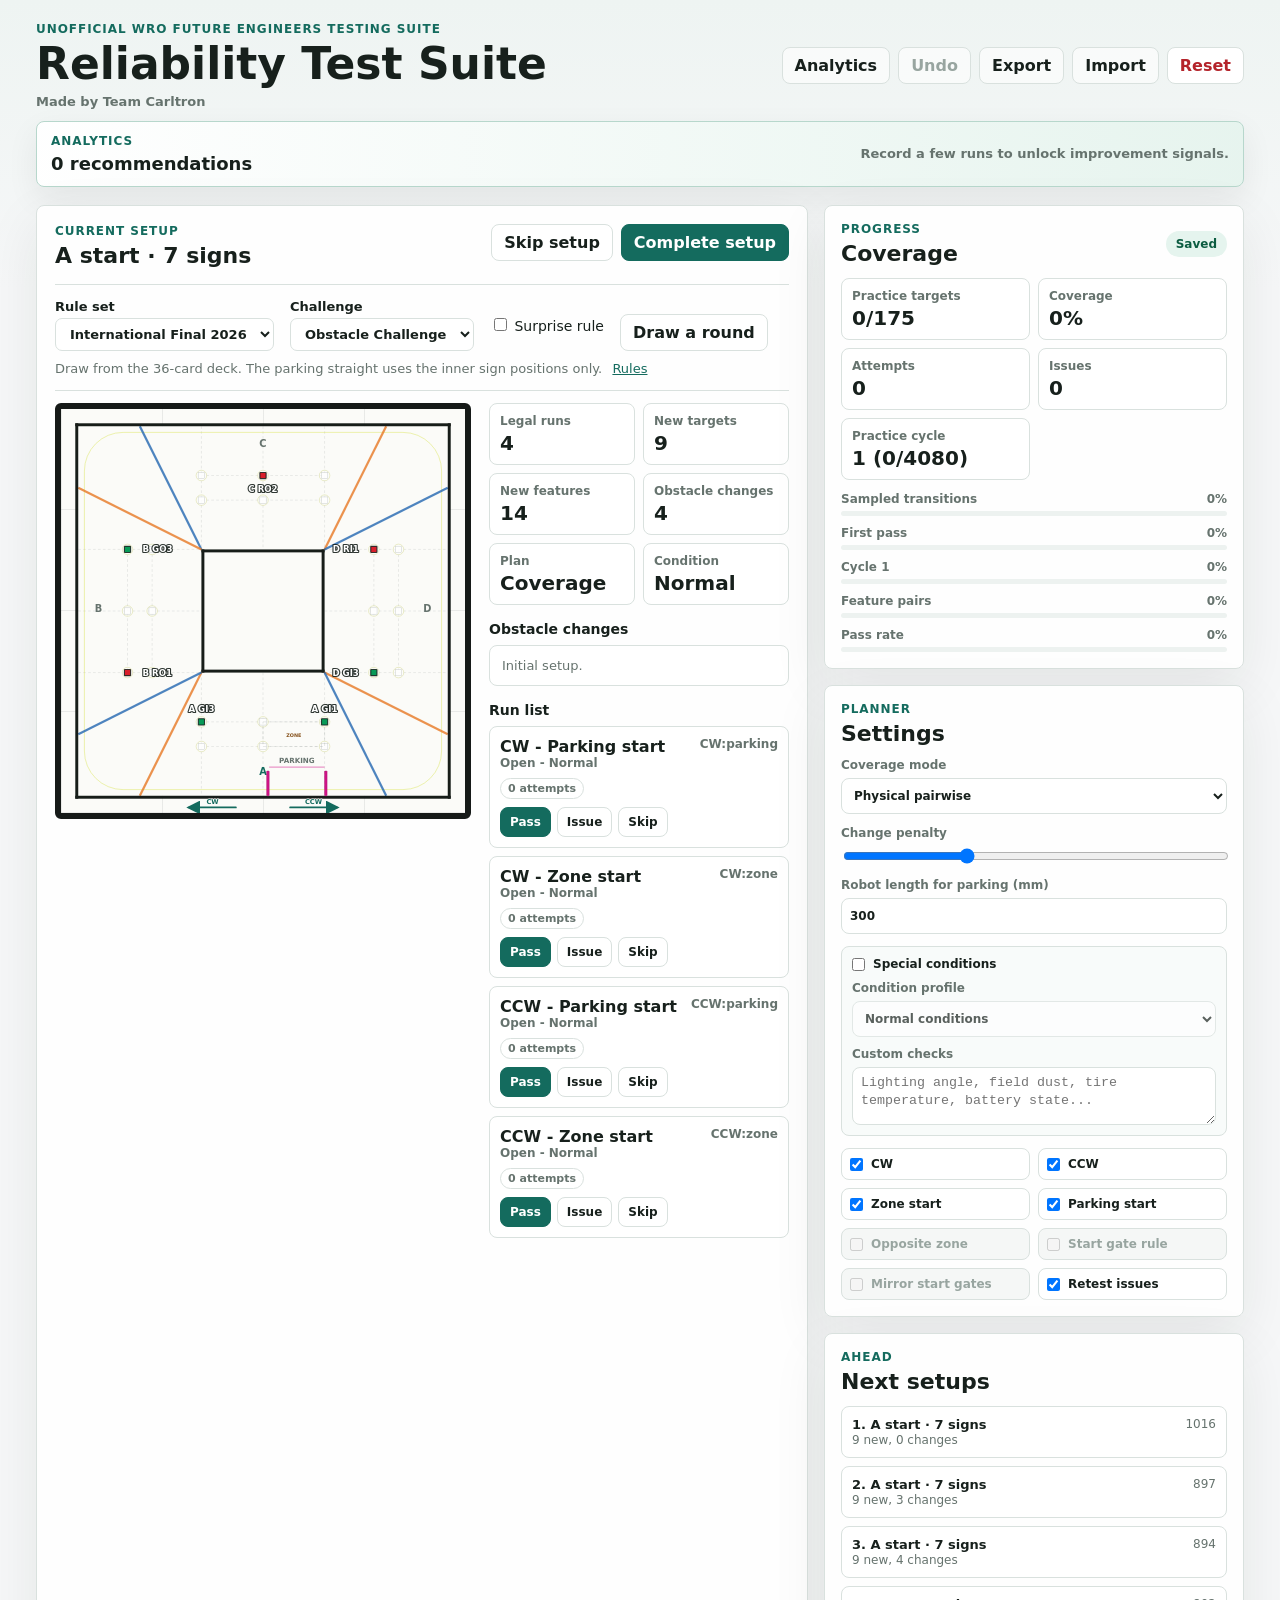
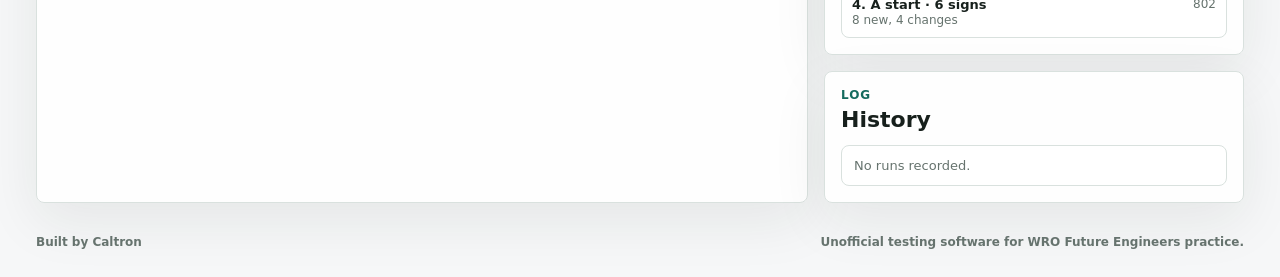
<file: index.html>
<!doctype html>
<html lang="en">
  <head>
    <meta charset="utf-8">
    <meta name="viewport" content="width=device-width, initial-scale=1">
    <title>WRO FE Reliability Test Suite</title>
    <link rel="stylesheet" href="styles.css?v=1.1.0">
  </head>
  <body>
    <header class="app-header">
      <div>
        <p class="eyebrow">Unofficial WRO Future Engineers testing suite</p>
        <h1>Reliability Test Suite</h1>
        <p class="brand-line">Made by Team Carltron</p>
      </div>
      <div class="header-actions">
        <a class="button ghost" href="analytics.html">Analytics</a>
        <button id="undoBtn" class="button ghost" type="button">Undo</button>
        <button id="exportBtn" class="button ghost" type="button">Export</button>
        <label class="button ghost file-button">
          Import
          <input id="importInput" type="file" accept="application/json">
        </label>
        <button id="resetBtn" class="button danger" type="button">Reset</button>
      </div>
    </header>

    <a id="analyticsBanner" class="analytics-banner" href="analytics.html">
      <div>
        <p class="eyebrow">Analytics</p>
        <strong id="recommendationCount">0 recommendations</strong>
      </div>
      <span id="recommendationSummary">Record a few runs to unlock improvement signals.</span>
    </a>

    <main class="app-shell">
      <section class="panel planner-panel" aria-label="Current setup">
        <div class="panel-head">
          <div>
            <p class="eyebrow">Current setup</p>
            <h2 id="layoutTitle">No setup selected</h2>
          </div>
        <div class="setup-actions">
            <button id="nextBtn" class="button" type="button">Skip setup</button>
            <button id="completeBtn" class="button primary" type="button">Complete setup</button>
        </div>
        </div>

        <div class="rule-controls" aria-label="Competition rules">
          <label>Rule set
            <select id="ruleset">
              <option value="international">International Final 2026</option>
              <option value="german">German 2026 practice</option>
            </select>
          </label>
          <label>Challenge
            <select id="raceMode">
              <option value="obstacle">Obstacle Challenge</option>
              <option value="free">Open Challenge</option>
            </select>
          </label>
          <label class="rule-toggle"><input id="surpriseRule" type="checkbox"> Surprise rule</label>
          <button id="drawBtn" class="button" type="button">Draw a round</button>
          <p class="rule-note"><span id="ruleNote"></span> <a id="ruleSource" target="_blank" rel="noopener">Rules</a></p>
        </div>
        <div class="setup-grid">
          <div class="field-wrap">
            <div id="field" class="field" aria-label="Field layout"></div>
          </div>

          <div class="setup-side">
            <div id="layoutMeta" class="metric-grid"></div>
            <div>
              <h3 id="changeTitle">Obstacle changes</h3>
              <div id="changeList" class="change-list"></div>
            </div>
            <div>
              <h3>Run list</h3>
              <div id="runList" class="run-list"></div>
            </div>
          </div>
        </div>
      </section>

      <aside class="side-stack">
        <section class="panel" aria-label="Coverage">
          <div class="panel-head compact">
            <div>
              <p class="eyebrow">Progress</p>
              <h2>Coverage</h2>
            </div>
            <span id="storageStatus" class="status-pill">Saved</span>
          </div>
          <div id="coverageCards" class="coverage-cards"></div>
          <div id="bars" class="bar-stack"></div>
        </section>

        <section class="panel" aria-label="Settings">
          <div class="panel-head compact">
            <div>
              <p class="eyebrow">Planner</p>
              <h2>Settings</h2>
            </div>
          </div>
          <form id="settingsForm" class="settings-form">
            <label>
              Coverage mode
              <select id="coverageMode">
                <option value="physical">Physical pairwise</option>
                <option value="directed">Directed strict</option>
              </select>
            </label>
            <label>
              Change penalty
              <input id="changePenalty" type="range" min="0" max="8" step="0.5">
            </label>
            <label>
              Robot length for parking (mm)
              <input id="parkingRobotLength" type="number" min="100" max="300" step="5" inputmode="numeric">
            </label>
            <div class="condition-box">
              <label class="condition-toggle"><input id="specialConditions" type="checkbox"> Special conditions</label>
              <label>
                Condition profile
                <select id="conditionProfile">
                  <option value="normal">Normal conditions</option>
                  <optgroup label="Lighting">
                    <option value="low-light">Low light</option>
                    <option value="bright-light">Bright light</option>
                    <option value="mixed-light">Mixed light</option>
                  </optgroup>
                  <optgroup label="Temperature">
                    <option value="cold-field">Cold field</option>
                    <option value="warm-field">Warm field</option>
                  </optgroup>
                  <optgroup label="Other">
                    <option value="low-battery">Low battery</option>
                    <option value="custom">Custom condition</option>
                  </optgroup>
                </select>
              </label>
              <label>
                Custom checks
                <textarea id="conditionChecks" rows="2" placeholder="Lighting angle, field dust, tire temperature, battery state..."></textarea>
              </label>
            </div>
            <div class="check-grid">
              <label><input id="includeCW" type="checkbox"> CW</label>
              <label><input id="includeCCW" type="checkbox"> CCW</label>
              <label><input id="includeZoneStart" type="checkbox"> Zone start</label>
              <label><input id="includeParkingStart" type="checkbox"> Parking start</label>
              <label><input id="includeOppositeZone" type="checkbox"> Opposite zone</label>
              <label><input id="strictStartGateRule" type="checkbox"> Start gate rule</label>
              <label><input id="mirrorStartGateRule" type="checkbox"> Mirror start gates</label>
              <label><input id="retestFailedTransitions" type="checkbox"> Retest issues</label>
            </div>
          </form>
        </section>

        <section class="panel" aria-label="Preview deck">
          <div class="panel-head compact">
            <div>
              <p class="eyebrow">Ahead</p>
              <h2>Next setups</h2>
            </div>
          </div>
          <div id="previewDeck" class="preview-list"></div>
        </section>

        <section class="panel" aria-label="History">
          <div class="panel-head compact">
            <div>
              <p class="eyebrow">Log</p>
              <h2>History</h2>
            </div>
          </div>
          <div id="historyList" class="history-list"></div>
        </section>
      </aside>
    </main>

    <footer class="app-footer">
      <span>Built by Caltron</span>
      <span>Unofficial testing software for WRO Future Engineers practice.</span>
    </footer>

    <template id="fieldTemplate">
      <div class="track-label label-a">A Start-Finish</div>
      <div class="track-label label-b">B</div>
      <div class="track-label label-c">C</div>
      <div class="track-label label-d">D</div>
      <div class="outer-line"></div>
      <div class="inner-block"></div>
      <div class="parking">
        <span></span>
        <span></span>
      </div>
      <div class="gate-lines top-lines"></div>
      <div class="gate-lines right-lines"></div>
      <div class="gate-lines bottom-lines"></div>
      <div class="gate-lines left-lines"></div>
    </template>

    <script src="international.js?v=1.1.0"></script>
    <script src="engine.js?v=1.1.0"></script>
    <script src="app.js?v=1.1.0"></script>
  </body>
</html>
</file>
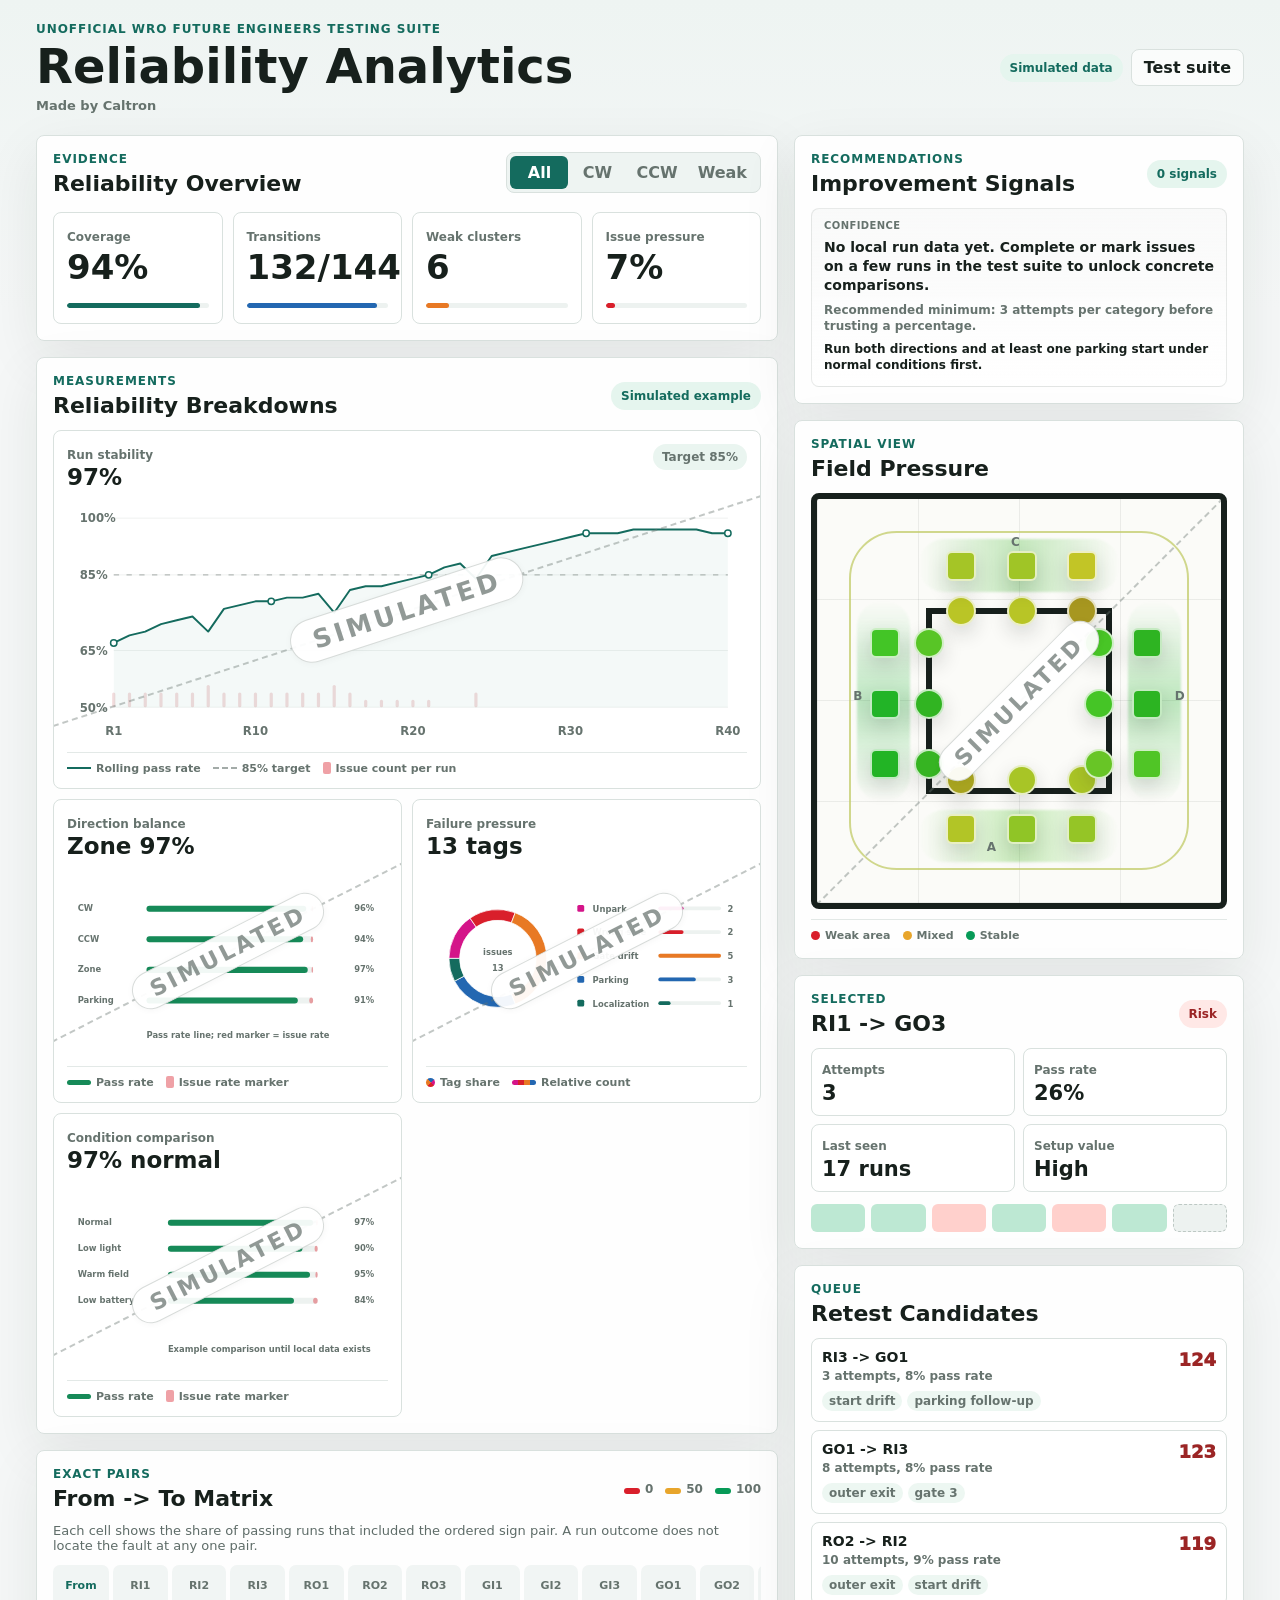
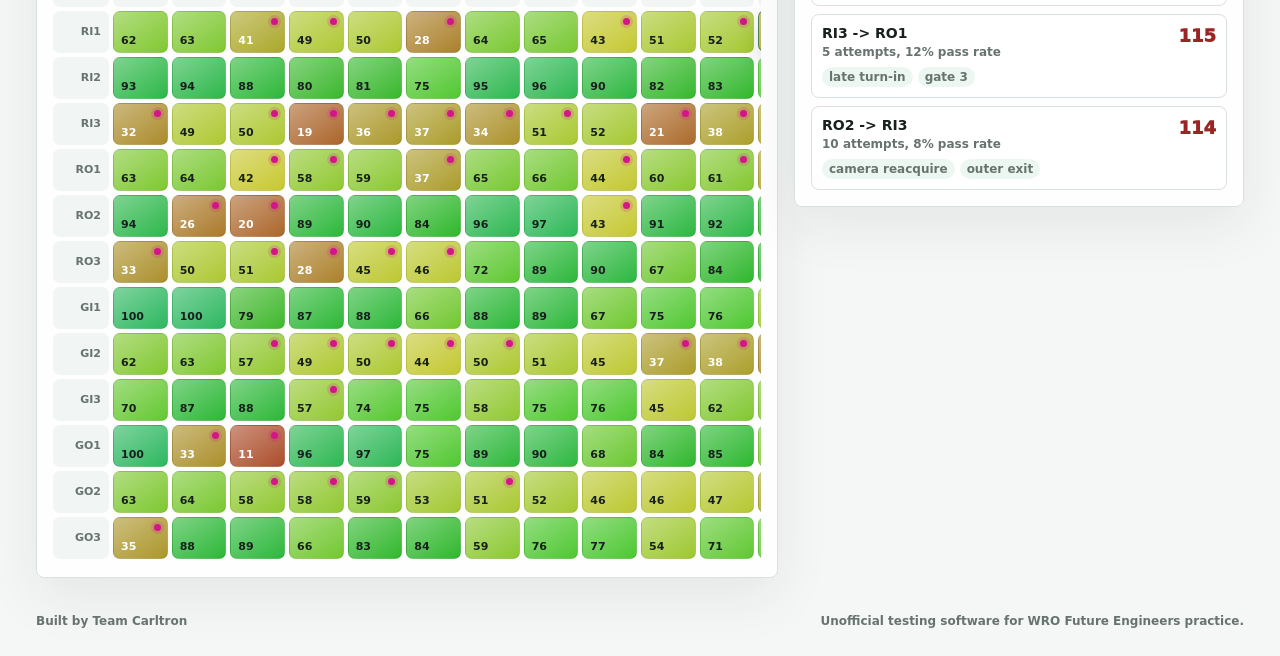
<file: analytics.html>
<!doctype html>
<html lang="en">
  <head>
    <meta charset="utf-8">
    <meta name="viewport" content="width=device-width, initial-scale=1">
    <title>WRO FE Reliability Analytics</title>
    <link rel="stylesheet" href="heatmap-concept.css?v=1.1.0">
  </head>
  <body>
    <header class="app-header">
      <div>
        <p class="eyebrow">Unofficial WRO Future Engineers testing suite</p>
        <h1>Reliability Analytics</h1>
        <p class="brand-line">Made by Caltron</p>
      </div>
      <div class="header-actions">
        <span id="dataModePill" class="status-pill">Simulated data</span>
        <a class="button ghost" href="index.html">Test suite</a>
      </div>
    </header>

    <main class="heatmap-shell">
      <div class="main-stack">
        <section class="panel hero-panel" aria-label="Coverage overview">
          <div class="panel-head">
            <div>
              <p class="eyebrow">Evidence</p>
              <h2>Reliability Overview</h2>
            </div>
            <div class="segmented" role="group" aria-label="Direction filter">
              <button class="segment active" type="button" data-direction="all">All</button>
              <button class="segment" type="button" data-direction="cw">CW</button>
              <button class="segment" type="button" data-direction="ccw">CCW</button>
              <button class="segment" type="button" data-direction="weak">Weak</button>
            </div>
          </div>

          <div class="overview-grid">
            <article class="score-card">
              <span>Coverage</span>
              <strong id="coverageScore">72%</strong>
              <div class="meter"><span style="width:72%"></span></div>
            </article>
            <article class="score-card">
              <span>Transitions</span>
              <strong id="transitionCount">251/348</strong>
              <div class="meter blue"><span style="width:72%"></span></div>
            </article>
            <article class="score-card warning">
              <span>Weak clusters</span>
              <strong id="weakCount">9</strong>
              <div class="meter amber"><span style="width:42%"></span></div>
            </article>
            <article class="score-card danger">
              <span>Issue pressure</span>
              <strong id="issuePressure">14%</strong>
              <div class="meter red"><span style="width:14%"></span></div>
            </article>
          </div>
        </section>

        <section class="panel graph-panel" aria-label="Reliability graphs">
          <div class="panel-head compact">
            <div>
              <p class="eyebrow">Measurements</p>
              <h2>Reliability Breakdowns</h2>
            </div>
            <span id="graphWindowPill" class="status-pill">Simulated example</span>
          </div>
          <div class="chart-grid">
            <article class="chart-card stability-card">
              <div class="chart-head">
                <div>
                  <span>Run stability</span>
                  <strong id="stabilityScore">82%</strong>
                </div>
                <span class="chart-chip">Target 85%</span>
              </div>
              <svg id="stabilityChart" class="chart-svg large" viewBox="0 0 640 230" role="img" aria-label="Simulated pass-rate stability over recent runs"></svg>
              <div class="simulated-stamp" aria-hidden="true"><span>SIMULATED</span></div>
              <div class="chart-legend" aria-label="Run stability legend">
                <span><i class="legend-line pass"></i>Rolling pass rate</span>
                <span><i class="legend-line target"></i>85% target</span>
                <span><i class="legend-bar issue"></i>Issue count per run</span>
              </div>
            </article>
            <article class="chart-card">
              <div class="chart-head">
                <div>
                  <span>Direction balance</span>
                  <strong id="directionScore">CW + CCW</strong>
                </div>
              </div>
              <svg id="directionChart" class="chart-svg" viewBox="0 0 420 220" role="img" aria-label="Simulated direction and start-mode stability"></svg>
              <div class="simulated-stamp" aria-hidden="true"><span>SIMULATED</span></div>
              <div class="chart-legend" aria-label="Direction chart legend">
                <span><i class="legend-bar pass"></i>Pass rate</span>
                <span><i class="legend-bar issue"></i>Issue rate marker</span>
              </div>
            </article>
            <article class="chart-card">
              <div class="chart-head">
                <div>
                  <span>Failure pressure</span>
                  <strong id="issueScore">Tag mix</strong>
                </div>
              </div>
              <svg id="issueChart" class="chart-svg" viewBox="0 0 420 220" role="img" aria-label="Simulated failure-tag breakdown"></svg>
              <div class="simulated-stamp" aria-hidden="true"><span>SIMULATED</span></div>
              <div class="chart-legend" aria-label="Failure chart legend">
                <span><i class="legend-dot mixed"></i>Tag share</span>
                <span><i class="legend-bar mixed"></i>Relative count</span>
              </div>
            </article>
            <article class="chart-card">
              <div class="chart-head">
                <div>
                  <span>Condition comparison</span>
                  <strong id="conditionScore">Normal baseline</strong>
                </div>
              </div>
              <svg id="conditionChart" class="chart-svg" viewBox="0 0 420 220" role="img" aria-label="Normal and special condition pass-rate comparison"></svg>
              <div class="simulated-stamp" aria-hidden="true"><span>SIMULATED</span></div>
              <div class="chart-legend" aria-label="Condition chart legend">
                <span><i class="legend-bar pass"></i>Pass rate</span>
                <span><i class="legend-bar issue"></i>Issue rate marker</span>
              </div>
            </article>
          </div>
        </section>

        <section class="panel matrix-panel" aria-label="Transition matrix">
          <div class="panel-head compact">
            <div>
              <p class="eyebrow">Exact pairs</p>
              <h2>From -> To Matrix</h2>
            </div>
            <div class="legend">
              <span><i class="low"></i>0</span>
              <span><i class="mid"></i>50</span>
              <span><i class="high"></i>100</span>
            </div>
          </div>
          <p class="matrix-note">Each cell shows the share of passing runs that included the ordered sign pair. A run outcome does not locate the fault at any one pair.</p>
          <div id="transitionMatrix" class="matrix-wrap"></div>
        </section>
      </div>

      <aside class="side-stack">
        <section class="panel insights-panel" aria-label="Improvement recommendations">
          <div class="panel-head compact">
            <div>
              <p class="eyebrow">Recommendations</p>
              <h2>Improvement Signals</h2>
            </div>
            <span id="insightCount" class="status-pill">0 active</span>
          </div>
          <div id="insightList" class="insight-list"></div>
        </section>

        <section class="panel field-panel" aria-label="Field coverage map">
          <div class="panel-head compact">
            <div>
              <p class="eyebrow">Spatial view</p>
              <h2>Field Pressure</h2>
            </div>
          </div>
          <div id="fieldMap" class="field-map" aria-label="Simulated field heatmap"></div>
          <div class="chart-legend field-legend" aria-label="Field pressure legend">
            <span><i class="legend-dot low"></i>Weak area</span>
            <span><i class="legend-dot mid"></i>Mixed</span>
            <span><i class="legend-dot high"></i>Stable</span>
          </div>
        </section>

        <section class="panel selected-panel" aria-label="Selected transition">
          <div class="panel-head compact">
            <div>
              <p class="eyebrow">Selected</p>
              <h2 id="selectedTitle">RI1 -> GO3</h2>
            </div>
            <span id="selectedBadge" class="status-pill issue">Risk</span>
          </div>
          <div class="selected-grid">
            <div><span>Attempts</span><strong id="selectedAttempts">7</strong></div>
            <div><span>Pass rate</span><strong id="selectedPassRate">57%</strong></div>
            <div><span>Last seen</span><strong id="selectedLastSeen">2 runs</strong></div>
            <div><span>Setup value</span><strong id="selectedValue">High</strong></div>
          </div>
          <div class="sparkline" aria-hidden="true">
            <span class="pass"></span><span class="pass"></span><span class="issue"></span><span class="pass"></span><span class="issue"></span><span class="pass"></span><span class="open"></span>
          </div>
        </section>

        <section class="panel weak-panel" aria-label="Weak cases">
          <div class="panel-head compact">
            <div>
              <p class="eyebrow">Queue</p>
              <h2>Retest Candidates</h2>
            </div>
          </div>
          <div id="weakList" class="weak-list"></div>
        </section>
      </aside>
    </main>

    <footer class="app-footer">
      <span>Built by Team Carltron</span>
      <span>Unofficial testing software for WRO Future Engineers practice.</span>
    </footer>

    <script src="international.js?v=1.1.0"></script>
    <script src="engine.js?v=1.1.0"></script>
    <script src="heatmap-concept.js?v=1.1.0"></script>
  </body>
</html>
</file>
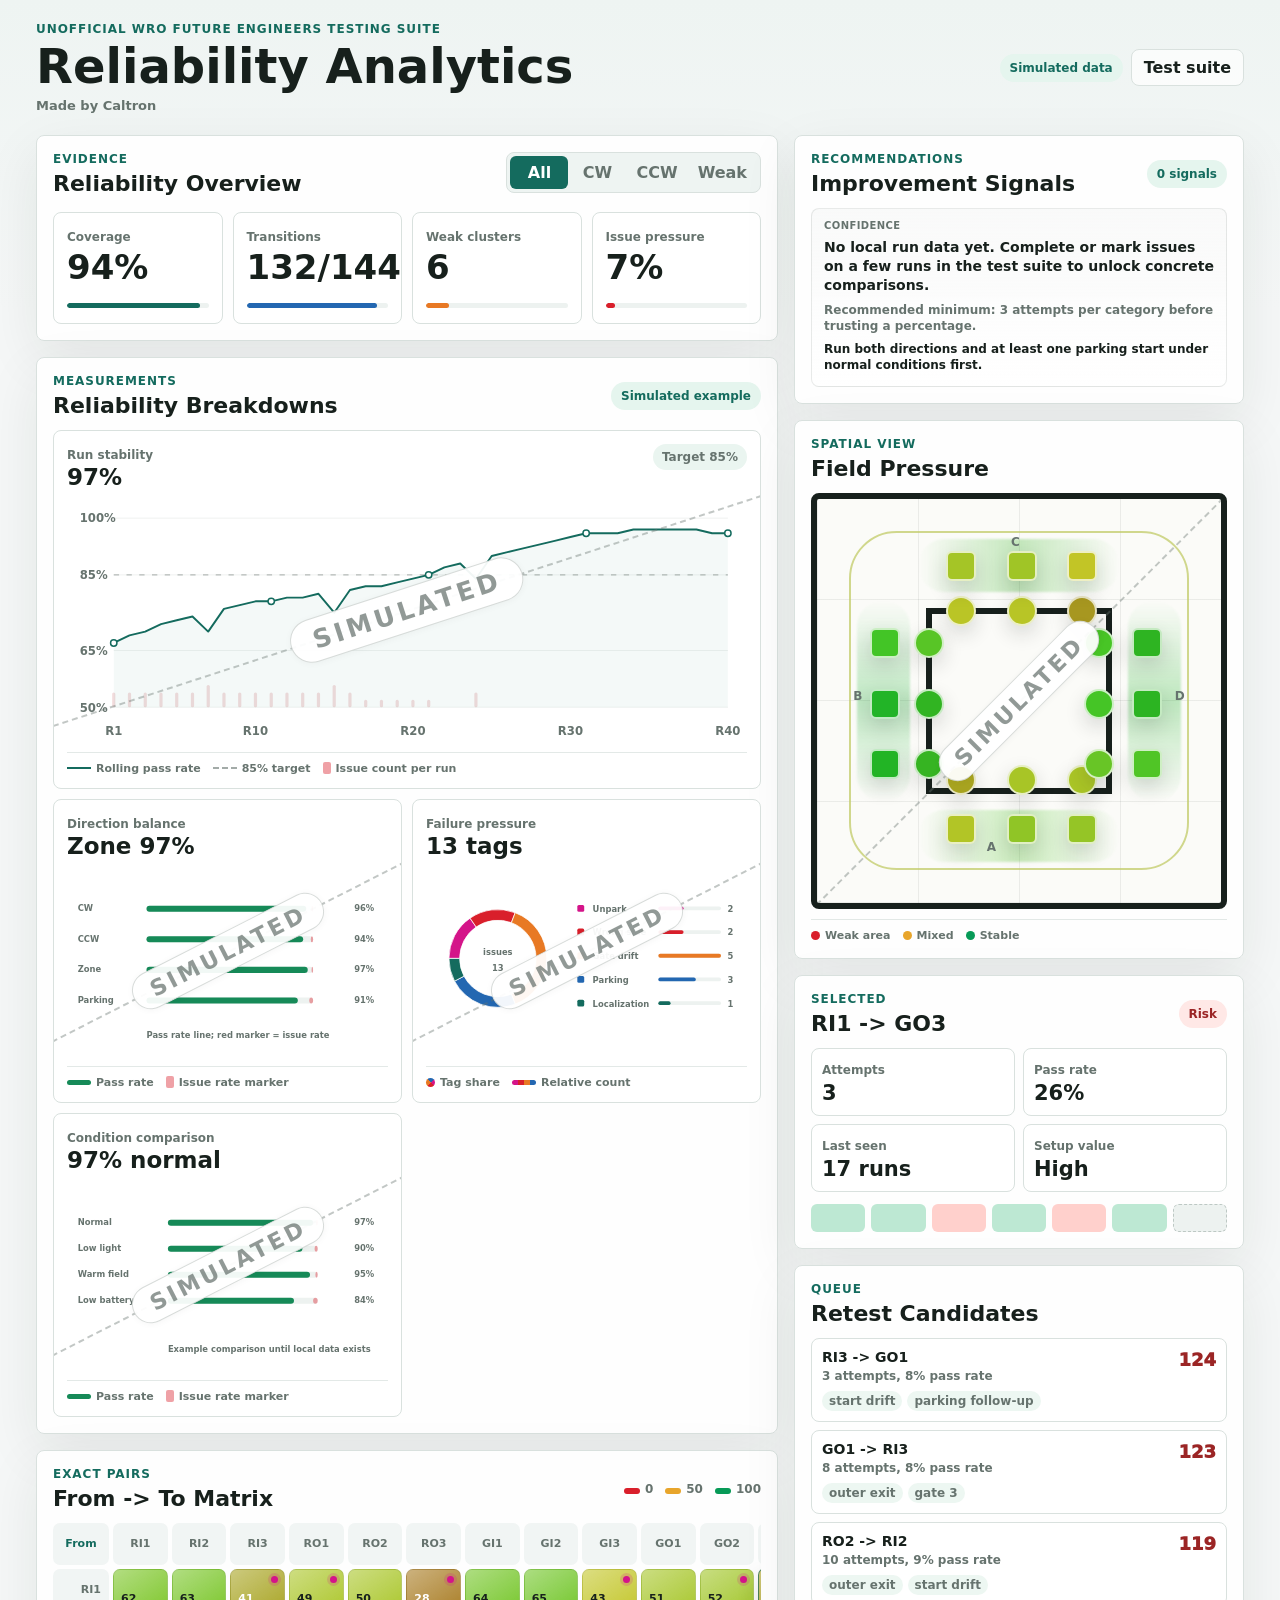
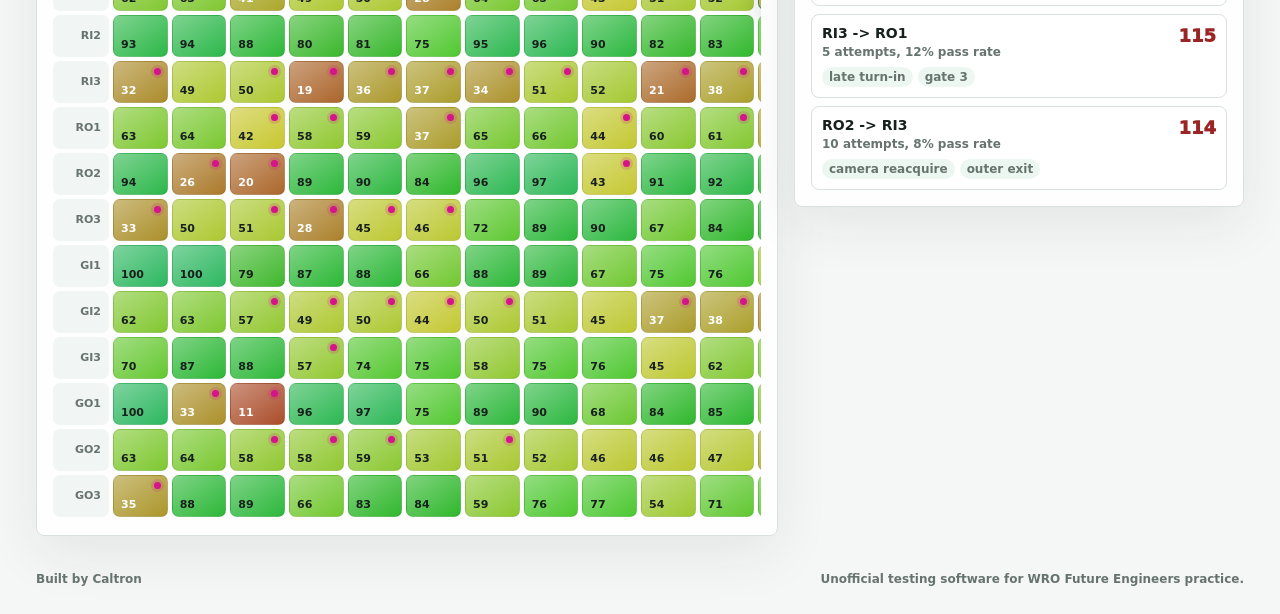
<file: heatmap-concept.html>
<!doctype html>
<html lang="en">
  <head>
    <meta charset="utf-8">
    <meta name="viewport" content="width=device-width, initial-scale=1">
    <title>WRO FE Reliability Analytics</title>
    <link rel="stylesheet" href="heatmap-concept.css?v=1.1.0">
  </head>
  <body>
    <header class="app-header">
      <div>
        <p class="eyebrow">Unofficial WRO Future Engineers testing suite</p>
        <h1>Reliability Analytics</h1>
        <p class="brand-line">Made by Caltron</p>
      </div>
      <div class="header-actions">
        <span id="dataModePill" class="status-pill">Simulated data</span>
        <a class="button ghost" href="index.html">Test suite</a>
      </div>
    </header>

    <main class="heatmap-shell">
      <div class="main-stack">
        <section class="panel hero-panel" aria-label="Coverage overview">
          <div class="panel-head">
            <div>
              <p class="eyebrow">Evidence</p>
              <h2>Reliability Overview</h2>
            </div>
            <div class="segmented" role="group" aria-label="Direction filter">
              <button class="segment active" type="button" data-direction="all">All</button>
              <button class="segment" type="button" data-direction="cw">CW</button>
              <button class="segment" type="button" data-direction="ccw">CCW</button>
              <button class="segment" type="button" data-direction="weak">Weak</button>
            </div>
          </div>

          <div class="overview-grid">
            <article class="score-card">
              <span>Coverage</span>
              <strong id="coverageScore">72%</strong>
              <div class="meter"><span style="width:72%"></span></div>
            </article>
            <article class="score-card">
              <span>Transitions</span>
              <strong id="transitionCount">251/348</strong>
              <div class="meter blue"><span style="width:72%"></span></div>
            </article>
            <article class="score-card warning">
              <span>Weak clusters</span>
              <strong id="weakCount">9</strong>
              <div class="meter amber"><span style="width:42%"></span></div>
            </article>
            <article class="score-card danger">
              <span>Issue pressure</span>
              <strong id="issuePressure">14%</strong>
              <div class="meter red"><span style="width:14%"></span></div>
            </article>
          </div>
        </section>

        <section class="panel graph-panel" aria-label="Reliability graphs">
          <div class="panel-head compact">
            <div>
              <p class="eyebrow">Measurements</p>
              <h2>Reliability Breakdowns</h2>
            </div>
            <span id="graphWindowPill" class="status-pill">Simulated example</span>
          </div>
          <div class="chart-grid">
            <article class="chart-card stability-card">
              <div class="chart-head">
                <div>
                  <span>Run stability</span>
                  <strong id="stabilityScore">82%</strong>
                </div>
                <span class="chart-chip">Target 85%</span>
              </div>
              <svg id="stabilityChart" class="chart-svg large" viewBox="0 0 640 230" role="img" aria-label="Simulated pass-rate stability over recent runs"></svg>
              <div class="simulated-stamp" aria-hidden="true"><span>SIMULATED</span></div>
              <div class="chart-legend" aria-label="Run stability legend">
                <span><i class="legend-line pass"></i>Rolling pass rate</span>
                <span><i class="legend-line target"></i>85% target</span>
                <span><i class="legend-bar issue"></i>Issue count per run</span>
              </div>
            </article>
            <article class="chart-card">
              <div class="chart-head">
                <div>
                  <span>Direction balance</span>
                  <strong id="directionScore">CW + CCW</strong>
                </div>
              </div>
              <svg id="directionChart" class="chart-svg" viewBox="0 0 420 220" role="img" aria-label="Simulated direction and start-mode stability"></svg>
              <div class="simulated-stamp" aria-hidden="true"><span>SIMULATED</span></div>
              <div class="chart-legend" aria-label="Direction chart legend">
                <span><i class="legend-bar pass"></i>Pass rate</span>
                <span><i class="legend-bar issue"></i>Issue rate marker</span>
              </div>
            </article>
            <article class="chart-card">
              <div class="chart-head">
                <div>
                  <span>Failure pressure</span>
                  <strong id="issueScore">Tag mix</strong>
                </div>
              </div>
              <svg id="issueChart" class="chart-svg" viewBox="0 0 420 220" role="img" aria-label="Simulated failure-tag breakdown"></svg>
              <div class="simulated-stamp" aria-hidden="true"><span>SIMULATED</span></div>
              <div class="chart-legend" aria-label="Failure chart legend">
                <span><i class="legend-dot mixed"></i>Tag share</span>
                <span><i class="legend-bar mixed"></i>Relative count</span>
              </div>
            </article>
            <article class="chart-card">
              <div class="chart-head">
                <div>
                  <span>Condition comparison</span>
                  <strong id="conditionScore">Normal baseline</strong>
                </div>
              </div>
              <svg id="conditionChart" class="chart-svg" viewBox="0 0 420 220" role="img" aria-label="Normal and special condition pass-rate comparison"></svg>
              <div class="simulated-stamp" aria-hidden="true"><span>SIMULATED</span></div>
              <div class="chart-legend" aria-label="Condition chart legend">
                <span><i class="legend-bar pass"></i>Pass rate</span>
                <span><i class="legend-bar issue"></i>Issue rate marker</span>
              </div>
            </article>
          </div>
        </section>

        <section class="panel matrix-panel" aria-label="Transition matrix">
          <div class="panel-head compact">
            <div>
              <p class="eyebrow">Exact pairs</p>
              <h2>From -> To Matrix</h2>
            </div>
            <div class="legend">
              <span><i class="low"></i>0</span>
              <span><i class="mid"></i>50</span>
              <span><i class="high"></i>100</span>
            </div>
          </div>
          <div id="transitionMatrix" class="matrix-wrap"></div>
        </section>
      </div>

      <aside class="side-stack">
        <section class="panel insights-panel" aria-label="Improvement recommendations">
          <div class="panel-head compact">
            <div>
              <p class="eyebrow">Recommendations</p>
              <h2>Improvement Signals</h2>
            </div>
            <span id="insightCount" class="status-pill">0 active</span>
          </div>
          <div id="insightList" class="insight-list"></div>
        </section>

        <section class="panel field-panel" aria-label="Field coverage map">
          <div class="panel-head compact">
            <div>
              <p class="eyebrow">Spatial view</p>
              <h2>Field Pressure</h2>
            </div>
          </div>
          <div id="fieldMap" class="field-map" aria-label="Simulated field heatmap"></div>
          <div class="chart-legend field-legend" aria-label="Field pressure legend">
            <span><i class="legend-dot low"></i>Weak area</span>
            <span><i class="legend-dot mid"></i>Mixed</span>
            <span><i class="legend-dot high"></i>Stable</span>
          </div>
        </section>

        <section class="panel selected-panel" aria-label="Selected transition">
          <div class="panel-head compact">
            <div>
              <p class="eyebrow">Selected</p>
              <h2 id="selectedTitle">RI1 -> GO3</h2>
            </div>
            <span id="selectedBadge" class="status-pill issue">Risk</span>
          </div>
          <div class="selected-grid">
            <div><span>Attempts</span><strong id="selectedAttempts">7</strong></div>
            <div><span>Pass rate</span><strong id="selectedPassRate">57%</strong></div>
            <div><span>Last seen</span><strong id="selectedLastSeen">2 runs</strong></div>
            <div><span>Setup value</span><strong id="selectedValue">High</strong></div>
          </div>
          <div class="sparkline" aria-hidden="true">
            <span class="pass"></span><span class="pass"></span><span class="issue"></span><span class="pass"></span><span class="issue"></span><span class="pass"></span><span class="open"></span>
          </div>
        </section>

        <section class="panel weak-panel" aria-label="Weak cases">
          <div class="panel-head compact">
            <div>
              <p class="eyebrow">Queue</p>
              <h2>Retest Candidates</h2>
            </div>
          </div>
          <div id="weakList" class="weak-list"></div>
        </section>
      </aside>
    </main>

    <footer class="app-footer">
      <span>Built by Caltron</span>
      <span>Unofficial testing software for WRO Future Engineers practice.</span>
    </footer>

    <script src="international.js?v=1.1.0"></script>
    <script src="engine.js?v=1.1.0"></script>
    <script src="heatmap-concept.js?v=1.1.0"></script>
  </body>
</html>
</file>
<file: styles.css>
:root {
  --bg: #f6f7f8;
  --panel: #ffffff;
  --panel-2: #eef4f2;
  --ink: #17201c;
  --muted: #66736e;
  --line: #d9e1de;
  --green: #079a57;
  --red: #d91f2b;
  --blue: #2367b1;
  --orange: #e87924;
  --magenta: #d41489;
  --accent: #146b5e;
  --accent-2: #c8732a;
  --danger: #b4232a;
  --shadow: 0 18px 55px rgba(23, 32, 28, 0.08);
  font-family: Inter, ui-sans-serif, system-ui, -apple-system, BlinkMacSystemFont, "Segoe UI", sans-serif;
}

* {
  box-sizing: border-box;
}

body {
  margin: 0;
  min-width: 320px;
  color: var(--ink);
  background: linear-gradient(180deg, #eef4f2 0, var(--bg) 290px);
}

button,
select,
input,
a {
  font: inherit;
}

.app-header {
  display: flex;
  align-items: center;
  justify-content: space-between;
  gap: 24px;
  padding: 22px clamp(16px, 3vw, 36px) 12px;
}

.app-header h1,
.panel h2,
.panel h3 {
  margin: 0;
  letter-spacing: 0;
}

.app-header h1 {
  font-size: clamp(28px, 4vw, 44px);
  line-height: 1;
}

.brand-line {
  margin: 8px 0 0;
  color: var(--muted);
  font-size: 13px;
  font-weight: 750;
}

.eyebrow {
  margin: 0 0 6px;
  color: var(--accent);
  font-size: 12px;
  font-weight: 800;
  letter-spacing: 0.08em;
  text-transform: uppercase;
}

.header-actions,
.setup-actions {
  display: flex;
  flex-wrap: wrap;
  gap: 8px;
  justify-content: flex-end;
}

.rule-controls {
  display: flex;
  align-items: end;
  flex-wrap: wrap;
  gap: 10px 16px;
  padding: 14px 0;
  margin-bottom: 12px;
  border-block: 1px solid var(--line);
}

.rule-controls label:not(.rule-toggle), .bonus-fields label:first-child {
  display: grid;
  gap: 4px;
  font-size: 13px;
  font-weight: 650;
}

.rule-controls select, .bonus-fields select {
  padding: 7px 10px;
  color: var(--ink);
  border: 1px solid var(--line);
  border-radius: 7px;
  background: var(--panel);
}

.rule-toggle { align-self: center; font-size: 14px; }
.rule-toggle:has(:disabled) { color: var(--muted); }
.rule-note { flex-basis: 100%; margin: 0; color: var(--muted); font-size: 13px; }
.rule-note a { margin-left: 6px; color: var(--accent); }
.modified-ring { fill: none; stroke: #8217a6; stroke-width: 9; }
.section-label.active-section { fill: var(--accent); font-weight: 850; }
.modified-note { grid-column: 1 / -1; margin: 0; padding: 9px 12px; border-left: 3px solid #8217a6; background: #faf3fc; font-size: 13px; }
.bonus-fields { display: grid; gap: 6px; margin: 10px 0; font-size: 13px; }
[hidden] { display: none !important; }

.button {
  display: inline-flex;
  align-items: center;
  justify-content: center;
  min-height: 36px;
  border: 1px solid var(--line);
  border-radius: 8px;
  padding: 8px 12px;
  color: var(--ink);
  background: #fff;
  cursor: pointer;
  font-weight: 750;
  text-decoration: none;
  transition: border-color 0.15s ease, background 0.15s ease, transform 0.15s ease;
}

.button:hover {
  border-color: #b9c6c1;
  transform: translateY(-1px);
}

.button:disabled {
  color: #98a5a0;
  background: #f1f4f3;
  cursor: not-allowed;
  transform: none;
}

.button.primary {
  color: #fff;
  background: var(--accent);
  border-color: var(--accent);
}

.button.danger {
  color: var(--danger);
}

.button.danger.armed {
  color: #fff;
  background: var(--danger);
  border-color: var(--danger);
}

.button.ghost {
  background: rgba(255, 255, 255, 0.62);
}

.file-button {
  position: relative;
  overflow: hidden;
}

.file-button input {
  position: absolute;
  inset: 0;
  opacity: 0;
  pointer-events: none;
}

.app-shell {
  display: grid;
  grid-template-columns: minmax(0, 1fr) minmax(320px, 420px);
  gap: 16px;
  padding: 10px clamp(16px, 3vw, 36px) 32px;
}

.analytics-banner {
  display: flex;
  align-items: center;
  justify-content: space-between;
  gap: 16px;
  margin: 0 clamp(16px, 3vw, 36px) 8px;
  border: 1px solid #b7d7cc;
  border-radius: 8px;
  padding: 12px 14px;
  color: var(--ink);
  background: linear-gradient(90deg, rgba(255, 255, 255, 0.96), rgba(230, 244, 238, 0.96));
  box-shadow: 0 12px 32px rgba(23, 32, 28, 0.07);
  text-decoration: none;
}

.analytics-banner:hover {
  border-color: #83bca8;
}

.analytics-banner.has-recommendations {
  border-color: #79bfa2;
  background: linear-gradient(90deg, rgba(255, 255, 255, 0.98), rgba(221, 243, 233, 0.98));
}

.analytics-banner.has-recommendations .eyebrow {
  color: #0c5c41;
}

.analytics-banner strong {
  display: block;
  font-size: 18px;
  line-height: 1.1;
}

.analytics-banner > span {
  color: var(--muted);
  font-size: 13px;
  font-weight: 750;
  text-align: right;
}

.app-footer {
  display: flex;
  flex-wrap: wrap;
  gap: 8px 18px;
  justify-content: space-between;
  padding: 0 clamp(16px, 3vw, 36px) 28px;
  color: var(--muted);
  font-size: 12px;
  font-weight: 750;
}

.panel {
  border: 1px solid var(--line);
  border-radius: 8px;
  background: rgba(255, 255, 255, 0.93);
  box-shadow: var(--shadow);
}

.planner-panel {
  min-width: 0;
  padding: 18px;
}

.side-stack {
  display: grid;
  gap: 16px;
  align-self: start;
}

.side-stack .panel {
  padding: 16px;
}

.panel-head {
  display: flex;
  align-items: start;
  justify-content: space-between;
  gap: 16px;
  margin-bottom: 16px;
}

.panel-head.compact {
  align-items: center;
  margin-bottom: 12px;
}

.panel h2 {
  font-size: 22px;
  line-height: 1.1;
}

.panel h3 {
  margin-bottom: 8px;
  font-size: 14px;
}

.setup-grid {
  display: grid;
  grid-template-columns: minmax(360px, 1fr) minmax(300px, 0.48fr);
  gap: 18px;
  align-items: start;
}

.field-wrap {
  min-width: 0;
}

.field {
  position: relative;
  width: 100%;
  max-width: 760px;
  aspect-ratio: 1;
  margin: 0 auto;
  border: 6px solid #161a18;
  border-radius: 6px;
  background:
    linear-gradient(90deg, rgba(23, 32, 28, 0.08) 1px, transparent 1px) 0 0 / 25% 25%,
    linear-gradient(0deg, rgba(23, 32, 28, 0.08) 1px, transparent 1px) 0 0 / 25% 25%,
    #fbfbf8;
  overflow: hidden;
}

.field-svg {
  display: block;
  width: 100%;
  height: 100%;
}

.mat-bg {
  fill: #fbfbf8;
}

.barrier-board {
  fill: #171d19;
}

.guide-line {
  stroke-width: 18;
  opacity: 0.8;
}

.outer-guide-line {
  fill: none;
  stroke: rgba(213, 226, 61, 0.82);
  stroke-width: 4;
}

.corner-arc {
  fill: none;
  stroke: rgba(198, 205, 107, 0.75);
  stroke-width: 7;
}

.marker-line,
.free-reference-line {
  stroke-width: 4;
  stroke-dasharray: 22 18;
}

.marker-line {
  stroke: rgba(102, 115, 110, 0.26);
}

.free-reference-line {
  stroke: rgba(102, 115, 110, 0.16);
}

.guide-blue {
  stroke: var(--blue);
}

.guide-orange {
  stroke: var(--orange);
}

.section-label,
.tiny-label,
.measure-label,
.obstacle-label {
  font-family: Inter, ui-sans-serif, system-ui, -apple-system, BlinkMacSystemFont, "Segoe UI", sans-serif;
  font-weight: 850;
}

.section-label {
  fill: #66736e;
  font-size: 80px;
}

.tiny-label {
  fill: #66736e;
  font-size: 58px;
  text-transform: uppercase;
}

.start-zone-label {
  fill: #87531d;
  paint-order: stroke;
  stroke: #fbfbf8;
  stroke-width: 12;
  font-size: 40px;
  stroke-linejoin: round;
}

.start-zone {
  fill: transparent;
  stroke: rgba(102, 115, 110, 0.32);
  stroke-width: 4;
  stroke-dasharray: 24 18;
}

.secondary-zone {
  stroke: rgba(102, 115, 110, 0.32);
}

.parking-wall {
  fill: var(--magenta);
  stroke: #a31268;
  stroke-width: 4;
}

.parking-depth {
  stroke: rgba(212, 20, 137, 0.44);
  stroke-width: 10;
}

.marker-circle {
  fill: rgba(255, 255, 255, 0.48);
  stroke: rgba(197, 205, 111, 0.72);
  stroke-width: 4;
}

.marker-square {
  fill: rgba(255, 255, 255, 0.76);
  stroke: rgba(102, 115, 110, 0.35);
  stroke-width: 4;
}

.obstacle-block {
  stroke: rgba(23, 32, 28, 0.84);
  stroke-width: 9;
}

.red-block {
  fill: var(--red);
}

.green-block {
  fill: var(--green);
}

.obstacle-label {
  fill: #fff;
  paint-order: stroke;
  stroke: rgba(23, 32, 28, 0.9);
  stroke-width: 18;
  font-size: 70px;
  stroke-linejoin: round;
}

.measure-line {
  stroke: var(--accent);
  stroke-width: 12;
  stroke-dasharray: 36 24;
}

.measure-label {
  fill: var(--accent);
  paint-order: stroke;
  stroke: #fbfbf8;
  stroke-width: 16;
  font-size: 74px;
  stroke-linejoin: round;
}

.direction-arrow {
  stroke: var(--accent);
  stroke-width: 14;
  stroke-linecap: round;
}

.direction-arrow-head {
  fill: var(--accent);
}

.direction-label {
  fill: var(--accent);
  paint-order: stroke;
  stroke: #fbfbf8;
  stroke-width: 10;
  font-size: 54px;
  font-weight: 900;
  stroke-linejoin: round;
}

.outer-line,
.inner-block,
.parking,
.track-label,
.gate-lines,
.obstacle,
.start-badge {
  position: absolute;
}

.outer-line {
  inset: 5.5%;
  border: 2px solid #202522;
  border-radius: 4px;
  pointer-events: none;
}

.inner-block {
  inset: 36%;
  border: 5px solid #202522;
  border-radius: 5px;
  background:
    linear-gradient(135deg, transparent 0 44%, rgba(35, 103, 177, 0.75) 44% 47%, transparent 47%),
    linear-gradient(45deg, transparent 0 44%, rgba(232, 121, 36, 0.75) 44% 47%, transparent 47%),
    #f4f5f3;
}

.track-label {
  z-index: 4;
  color: var(--muted);
  font-size: clamp(10px, 1.5vw, 13px);
  font-weight: 850;
  text-transform: uppercase;
}

.label-a {
  top: 7.5%;
  left: 50%;
  transform: translateX(-50%);
}

.label-b {
  right: 7.5%;
  top: 50%;
  transform: translateY(-50%);
}

.label-c {
  bottom: 7.5%;
  left: 50%;
  transform: translateX(-50%);
}

.label-d {
  left: 7.5%;
  top: 50%;
  transform: translateY(-50%);
}

.parking {
  left: 42%;
  top: 9%;
  width: 16%;
  height: 12%;
  display: flex;
  justify-content: space-between;
  align-items: stretch;
  padding: 0 12%;
  border-bottom: 2px solid rgba(212, 20, 137, 0.4);
}

.parking span {
  width: 12%;
  background: var(--magenta);
  border-radius: 3px;
}

.gate-lines {
  pointer-events: none;
  opacity: 0.64;
}

.top-lines {
  left: 18%;
  top: 7%;
  width: 64%;
  height: 29%;
  background:
    linear-gradient(90deg, transparent 0 16%, rgba(102, 115, 110, 0.28) 16% 17%, transparent 17% 49%, rgba(102, 115, 110, 0.28) 49% 50%, transparent 50% 82%, rgba(102, 115, 110, 0.28) 82% 83%, transparent 83%),
    linear-gradient(0deg, transparent 0 34%, rgba(102, 115, 110, 0.23) 34% 35%, transparent 35% 70%, rgba(102, 115, 110, 0.23) 70% 71%, transparent 71%);
}

.bottom-lines {
  left: 18%;
  bottom: 7%;
  width: 64%;
  height: 29%;
  background:
    linear-gradient(90deg, transparent 0 16%, rgba(102, 115, 110, 0.28) 16% 17%, transparent 17% 49%, rgba(102, 115, 110, 0.28) 49% 50%, transparent 50% 82%, rgba(102, 115, 110, 0.28) 82% 83%, transparent 83%),
    linear-gradient(0deg, transparent 0 34%, rgba(102, 115, 110, 0.23) 34% 35%, transparent 35% 70%, rgba(102, 115, 110, 0.23) 70% 71%, transparent 71%);
}

.right-lines {
  right: 7%;
  top: 18%;
  width: 29%;
  height: 64%;
  background:
    linear-gradient(0deg, transparent 0 16%, rgba(102, 115, 110, 0.28) 16% 17%, transparent 17% 49%, rgba(102, 115, 110, 0.28) 49% 50%, transparent 50% 82%, rgba(102, 115, 110, 0.28) 82% 83%, transparent 83%),
    linear-gradient(90deg, transparent 0 34%, rgba(102, 115, 110, 0.23) 34% 35%, transparent 35% 70%, rgba(102, 115, 110, 0.23) 70% 71%, transparent 71%);
}

.left-lines {
  left: 7%;
  top: 18%;
  width: 29%;
  height: 64%;
  background:
    linear-gradient(0deg, transparent 0 16%, rgba(102, 115, 110, 0.28) 16% 17%, transparent 17% 49%, rgba(102, 115, 110, 0.28) 49% 50%, transparent 50% 82%, rgba(102, 115, 110, 0.28) 82% 83%, transparent 83%),
    linear-gradient(90deg, transparent 0 34%, rgba(102, 115, 110, 0.23) 34% 35%, transparent 35% 70%, rgba(102, 115, 110, 0.23) 70% 71%, transparent 71%);
}

.obstacle {
  z-index: 8;
  width: clamp(18px, 4.1%, 31px);
  aspect-ratio: 1;
  border: 2px solid rgba(23, 32, 28, 0.62);
  border-radius: 5px;
  transform: translate(-50%, -50%);
  box-shadow: 0 8px 18px rgba(23, 32, 28, 0.24);
}

.obstacle.red {
  background: var(--red);
}

.obstacle.green {
  background: var(--green);
}

.obstacle .tag {
  position: absolute;
  left: 50%;
  top: calc(100% + 4px);
  transform: translateX(-50%);
  min-width: 38px;
  border-radius: 5px;
  padding: 2px 4px;
  color: #fff;
  background: rgba(23, 32, 28, 0.88);
  font-size: 10px;
  font-weight: 850;
  text-align: center;
  white-space: nowrap;
}

.start-badge {
  z-index: 7;
  left: 50%;
  top: 22%;
  width: 14%;
  height: 4.5%;
  transform: translate(-50%, -50%);
  border: 2px dashed var(--accent-2);
  border-radius: 999px;
}

.setup-side {
  display: grid;
  gap: 16px;
  min-width: 0;
}

.metric-grid,
.coverage-cards {
  display: grid;
  grid-template-columns: repeat(2, minmax(0, 1fr));
  gap: 8px;
}

.metric,
.coverage-card,
.run-card,
.history-item,
.preview-item,
.change-item,
.empty-state {
  border: 1px solid var(--line);
  border-radius: 8px;
  background: #fff;
}

.metric,
.coverage-card {
  padding: 10px;
}

.metric span,
.coverage-card span {
  display: block;
  color: var(--muted);
  font-size: 12px;
  font-weight: 750;
}

.metric strong,
.coverage-card strong {
  display: block;
  margin-top: 4px;
  font-size: 20px;
  line-height: 1.1;
}

.change-list,
.run-list,
.history-list,
.preview-list {
  display: grid;
  gap: 8px;
}

.change-item {
  padding: 9px 10px;
  color: var(--muted);
  font-size: 13px;
}

.change-item strong {
  color: var(--ink);
}

.run-card {
  display: grid;
  gap: 8px;
  padding: 10px;
}

.run-card.done {
  background: #f0f7f4;
  border-color: #b8d9cd;
}

.run-card.issue {
  background: #fff2f2;
  border-color: #efb8bb;
}

.run-head {
  display: flex;
  justify-content: space-between;
  gap: 10px;
}

.run-title {
  font-weight: 850;
}

.run-meta {
  color: var(--muted);
  font-size: 12px;
  font-weight: 700;
}

.run-stats {
  display: flex;
  flex-wrap: wrap;
  gap: 5px;
}

.run-stats span {
  border: 1px solid var(--line);
  border-radius: 999px;
  padding: 3px 7px;
  color: var(--muted);
  background: #fff;
  font-size: 11px;
  font-weight: 800;
}

.failure-panel {
  display: grid;
  gap: 7px;
  border: 1px solid rgba(180, 35, 42, 0.18);
  border-radius: 8px;
  padding: 8px;
  background: rgba(255, 255, 255, 0.62);
}

.failure-title {
  color: var(--muted);
  font-size: 11px;
  font-weight: 850;
  text-transform: uppercase;
}

.failure-tags {
  display: flex;
  flex-wrap: wrap;
  gap: 5px;
}

.failure-tag {
  min-height: 27px;
  border: 1px solid #e0c6c6;
  border-radius: 999px;
  padding: 4px 8px;
  color: #7d3d3d;
  background: #fff;
  cursor: pointer;
  font-size: 11px;
  font-weight: 850;
}

.failure-tag:hover {
  border-color: #ca8a8a;
}

.failure-tag.active {
  color: #fff;
  background: var(--danger);
  border-color: var(--danger);
}

.failure-note {
  display: grid;
  gap: 5px;
}

.failure-note span {
  color: var(--muted);
  font-size: 11px;
  font-weight: 850;
  text-transform: uppercase;
}

.failure-note textarea {
  width: 100%;
  min-height: 54px;
  resize: vertical;
  border: 1px solid #e0c6c6;
  border-radius: 8px;
  padding: 7px 8px;
  color: var(--ink);
  background: #fff;
  font: inherit;
  font-size: 12px;
  line-height: 1.35;
}

.failure-note textarea:focus {
  outline: 2px solid rgba(180, 35, 42, 0.18);
  border-color: #ca8a8a;
}

.run-actions {
  display: flex;
  flex-wrap: wrap;
  gap: 6px;
}

.run-actions .button {
  min-height: 30px;
  padding: 5px 9px;
  font-size: 12px;
}

.status-pill {
  display: inline-flex;
  align-items: center;
  min-height: 26px;
  border-radius: 999px;
  padding: 4px 10px;
  color: #0c5c41;
  background: #e5f4ee;
  font-size: 12px;
  font-weight: 850;
}

.status-pill.warn {
  color: #89351a;
  background: #fff0e6;
}

.bar-stack {
  display: grid;
  gap: 10px;
  margin-top: 12px;
}

.bar-row {
  display: grid;
  gap: 5px;
}

.bar-label {
  display: flex;
  justify-content: space-between;
  color: var(--muted);
  font-size: 12px;
  font-weight: 800;
}

.bar {
  height: 5px;
  border-radius: 999px;
  overflow: hidden;
  background: #edf2f0;
}

.bar span {
  display: block;
  height: 100%;
  width: 0;
  border-radius: inherit;
  background: var(--accent);
}

.settings-form {
  display: grid;
  gap: 12px;
}

.settings-form label {
  display: grid;
  gap: 6px;
  color: var(--muted);
  font-size: 12px;
  font-weight: 850;
}

.settings-form select,
.settings-form input[type="range"],
.settings-form input[type="number"] {
  width: 100%;
}

.settings-form select,
.settings-form input[type="number"],
.settings-form textarea {
  min-height: 36px;
  border: 1px solid var(--line);
  border-radius: 8px;
  padding: 6px 8px;
  color: var(--ink);
  background: #fff;
}

.settings-form textarea {
  resize: vertical;
  min-height: 58px;
  line-height: 1.35;
}

.condition-box {
  display: grid;
  gap: 10px;
  border: 1px solid var(--line);
  border-radius: 8px;
  padding: 10px;
  background: #f8fbfa;
}

.settings-form .condition-toggle {
  display: flex;
  align-items: center;
  gap: 8px;
  color: var(--ink);
  font-size: 12px;
}

.condition-toggle input {
  margin: 0;
}

.check-grid {
  display: grid;
  grid-template-columns: repeat(2, minmax(0, 1fr));
  gap: 8px;
}

.check-grid label {
  display: flex;
  align-items: center;
  gap: 8px;
  min-height: 32px;
  border: 1px solid var(--line);
  border-radius: 8px;
  padding: 6px 8px;
  color: var(--ink);
  background: #fff;
  font-size: 12px;
}

.check-grid input {
  margin: 0;
}

.check-grid input:disabled + span {
  color: #98a5a0;
}

.check-grid label:has(input:disabled) {
  color: #98a5a0;
  background: #f5f7f6;
}

.preview-item,
.history-item {
  padding: 10px;
  font-size: 13px;
}

.preview-item {
  display: flex;
  justify-content: space-between;
  gap: 10px;
}

.preview-item strong,
.history-item strong {
  display: block;
  font-size: 13px;
}

.preview-item span,
.history-item span {
  color: var(--muted);
  font-size: 12px;
}

.empty-state {
  padding: 12px;
  color: var(--muted);
  font-size: 13px;
}

@media (max-width: 1120px) {
  .app-shell {
    grid-template-columns: 1fr;
  }

  .side-stack {
    grid-template-columns: repeat(2, minmax(0, 1fr));
  }
}

@media (max-width: 820px) {
  .app-header,
  .panel-head,
  .setup-grid {
    grid-template-columns: 1fr;
  }

  .app-header,
  .panel-head {
    align-items: stretch;
    flex-direction: column;
  }

  .setup-grid {
    display: grid;
  }

  .side-stack {
    grid-template-columns: 1fr;
  }

  .field {
    max-width: none;
  }
}

@media (max-width: 560px) {
  .app-header {
    padding-top: 16px;
  }

  .header-actions,
  .setup-actions {
    justify-content: stretch;
  }

  .header-actions .button,
  .setup-actions .button,
  .file-button {
    flex: 1 1 auto;
  }

  .app-footer {
    flex-direction: column;
  }

  .analytics-banner {
    align-items: stretch;
    flex-direction: column;
  }

  .analytics-banner > span {
    text-align: left;
  }

  .planner-panel,
  .side-stack .panel {
    padding: 12px;
  }

  .setup-grid {
    grid-template-columns: 1fr;
  }

  .metric-grid,
  .coverage-cards,
  .check-grid {
    grid-template-columns: 1fr;
  }

  .track-label {
    font-size: 10px;
  }
}
</file>
<file: heatmap-concept.css>
:root {
  --bg: #f5f7f7;
  --panel: #ffffff;
  --ink: #17201c;
  --muted: #66736e;
  --line: #d9e1de;
  --green: #079a57;
  --red: #d91f2b;
  --blue: #2367b1;
  --orange: #e87924;
  --magenta: #d41489;
  --accent: #146b5e;
  --amber: #c8732a;
  --shadow: 0 18px 55px rgba(23, 32, 28, 0.08);
  font-family: Inter, ui-sans-serif, system-ui, -apple-system, BlinkMacSystemFont, "Segoe UI", sans-serif;
}

* {
  box-sizing: border-box;
}

body {
  margin: 0;
  min-width: 320px;
  color: var(--ink);
  background: linear-gradient(180deg, #eef4f2 0, var(--bg) 310px);
}

button,
a {
  font: inherit;
}

.app-header {
  display: flex;
  align-items: center;
  justify-content: space-between;
  gap: 24px;
  padding: 22px clamp(16px, 3vw, 36px) 12px;
}

.app-header h1,
.panel h2 {
  margin: 0;
  letter-spacing: 0;
}

.app-header h1 {
  font-size: clamp(30px, 4vw, 48px);
  line-height: 1;
}

.brand-line {
  margin: 8px 0 0;
  color: var(--muted);
  font-size: 13px;
  font-weight: 750;
}

.eyebrow {
  margin: 0 0 6px;
  color: var(--accent);
  font-size: 12px;
  font-weight: 850;
  letter-spacing: 0.08em;
  text-transform: uppercase;
}

.header-actions {
  display: flex;
  flex-wrap: wrap;
  align-items: center;
  justify-content: flex-end;
  gap: 8px;
}

.button {
  display: inline-flex;
  align-items: center;
  justify-content: center;
  min-height: 36px;
  border: 1px solid var(--line);
  border-radius: 8px;
  padding: 8px 12px;
  color: var(--ink);
  background: #fff;
  cursor: pointer;
  font-weight: 750;
  text-decoration: none;
}

.button:hover {
  border-color: #b9c6c1;
}

.button.ghost {
  background: rgba(255, 255, 255, 0.72);
}

.status-pill {
  display: inline-grid;
  place-items: center;
  min-height: 28px;
  border-radius: 999px;
  padding: 5px 10px;
  color: var(--accent);
  background: #e5f5ee;
  font-size: 12px;
  font-weight: 850;
}

.status-pill.issue {
  color: #9b2525;
  background: #ffe8e6;
}

.heatmap-shell {
  display: grid;
  grid-template-columns: minmax(0, 1fr) minmax(360px, 450px);
  gap: 16px;
  padding: 10px clamp(16px, 3vw, 36px) 36px;
  min-width: 0;
}

.app-footer {
  display: flex;
  flex-wrap: wrap;
  gap: 8px 18px;
  justify-content: space-between;
  padding: 0 clamp(16px, 3vw, 36px) 28px;
  color: var(--muted);
  font-size: 12px;
  font-weight: 750;
}

.panel {
  border: 1px solid var(--line);
  border-radius: 8px;
  background: rgba(255, 255, 255, 0.94);
  box-shadow: var(--shadow);
  min-width: 0;
}

.hero-panel,
.insights-panel,
.graph-panel,
.matrix-panel,
.side-stack .panel {
  padding: 16px;
}

.main-stack {
  display: grid;
  grid-column: 1;
  gap: 16px;
  min-width: 0;
  align-self: start;
}

.hero-panel,
.matrix-panel {
  grid-column: 1;
  min-width: 0;
  align-self: start;
}

.side-stack {
  display: grid;
  grid-column: 2;
  gap: 16px;
  align-self: start;
  min-width: 0;
}

.panel-head {
  display: flex;
  align-items: start;
  justify-content: space-between;
  gap: 16px;
  margin-bottom: 16px;
}

.panel-head.compact {
  align-items: center;
  margin-bottom: 12px;
}

.panel h2 {
  font-size: 22px;
  line-height: 1.1;
}

.segmented {
  display: inline-flex;
  min-height: 38px;
  border: 1px solid var(--line);
  border-radius: 8px;
  padding: 3px;
  background: #eef4f2;
}

.segment {
  min-width: 58px;
  border: 0;
  border-radius: 6px;
  padding: 7px 10px;
  color: var(--muted);
  background: transparent;
  cursor: pointer;
  font-weight: 850;
}

.segment.active {
  color: #fff;
  background: var(--accent);
}

.overview-grid {
  display: grid;
  grid-template-columns: repeat(4, minmax(0, 1fr));
  gap: 10px;
}

.score-card,
.selected-grid > div,
.weak-card {
  border: 1px solid var(--line);
  border-radius: 8px;
  background: #fff;
}

.score-card {
  min-height: 112px;
  padding: 13px;
}

.score-card span,
.selected-grid span,
.weak-card span,
.cell-meta {
  color: var(--muted);
  font-size: 12px;
  font-weight: 750;
}

.score-card strong {
  display: block;
  margin-top: 5px;
  font-size: clamp(24px, 3vw, 34px);
  line-height: 1;
}

.meter {
  height: 5px;
  margin-top: 19px;
  border-radius: 999px;
  background: #edf2f0;
  overflow: hidden;
}

.meter span {
  display: block;
  height: 100%;
  border-radius: inherit;
  background: var(--accent);
}

.meter.blue span {
  background: var(--blue);
}

.meter.amber span {
  background: var(--orange);
}

.meter.red span {
  background: var(--red);
}

.insight-list {
  display: grid;
  gap: 8px;
}

.insight-card {
  display: grid;
  gap: 7px;
  border: 1px solid var(--line);
  border-radius: 8px;
  padding: 12px;
  background: #fff;
}

.insight-card.good {
  border-color: rgba(28, 137, 85, 0.16);
  background: linear-gradient(180deg, rgba(35, 164, 102, 0.035), rgba(255, 255, 255, 0.96));
}

.insight-card.warning {
  border-color: rgba(197, 124, 48, 0.16);
  background: linear-gradient(180deg, rgba(220, 151, 62, 0.045), rgba(255, 255, 255, 0.96));
}

.insight-card.risk {
  border-color: rgba(181, 44, 51, 0.16);
  background: linear-gradient(180deg, rgba(190, 52, 55, 0.038), rgba(255, 255, 255, 0.96));
}

.insight-card.empty {
  border-color: rgba(102, 115, 110, 0.15);
  background: linear-gradient(180deg, rgba(102, 115, 110, 0.03), rgba(255, 255, 255, 0.96));
}

.insight-title {
  margin: 0;
  color: var(--ink);
  font-size: 14px;
  line-height: 1.35;
}

.insight-category {
  color: var(--muted);
  font-size: 10px;
  font-weight: 900;
  letter-spacing: 0.04em;
  line-height: 1;
  text-transform: uppercase;
}

.insight-evidence {
  color: var(--muted);
  font-size: 12px;
  font-weight: 700;
  line-height: 1.35;
}

.insight-action {
  color: var(--ink);
  font-size: 12px;
  font-weight: 800;
  line-height: 1.35;
}

.chart-grid {
  display: grid;
  grid-template-columns: repeat(2, minmax(0, 1fr));
  gap: 10px;
}

.chart-card {
  position: relative;
  --watermark-angle: -27deg;
  min-width: 0;
  border: 1px solid var(--line);
  border-radius: 8px;
  padding: 13px;
  background: #fff;
  overflow: hidden;
}

.chart-card > * {
  position: relative;
  z-index: 1;
}

.stability-card {
  --watermark-angle: -18deg;
  grid-column: 1 / -1;
}

.simulated-stamp {
  display: none;
}

.simulated-analytics .simulated-stamp {
  display: block;
  position: absolute;
  left: 50%;
  top: 50%;
  z-index: 3;
  width: 172%;
  height: 0;
  transform: translate(-50%, -50%) rotate(var(--watermark-angle));
  pointer-events: none;
}

.simulated-analytics .simulated-stamp::before {
  content: "";
  position: absolute;
  left: 0;
  right: 0;
  top: 0;
  border-top: 2px dashed rgba(102, 115, 110, 0.4);
}

.simulated-analytics .simulated-stamp span {
  position: absolute;
  left: 50%;
  top: 0;
  transform: translate(-50%, -50%);
  border: 1px solid rgba(102, 115, 110, 0.26);
  border-radius: 999px;
  padding: 5px 18px;
  color: rgba(78, 91, 86, 0.62);
  background: rgba(255, 255, 255, 0.94);
  box-shadow: 0 1px 7px rgba(23, 32, 28, 0.04);
  font-size: clamp(16px, 1.75vw, 24px);
  font-weight: 900;
  letter-spacing: 0.14em;
}

.simulated-analytics .stability-card .simulated-stamp {
  width: 165%;
}

.simulated-analytics .stability-card .simulated-stamp span {
  padding: 6px 22px;
  font-size: clamp(19px, 2vw, 30px);
}

.chart-head {
  display: flex;
  align-items: start;
  justify-content: space-between;
  gap: 10px;
  margin-bottom: 10px;
}

.chart-head span {
  color: var(--muted);
  font-size: 12px;
  font-weight: 750;
}

.chart-head strong {
  display: block;
  margin-top: 3px;
  font-size: 23px;
  line-height: 1;
}

.chart-chip {
  display: inline-grid;
  place-items: center;
  min-height: 26px;
  border-radius: 999px;
  padding: 4px 9px;
  color: var(--accent);
  background: #eaf5f0;
  white-space: nowrap;
}

.chart-legend {
  display: flex;
  flex-wrap: wrap;
  align-items: center;
  gap: 7px 12px;
  min-height: 22px;
  margin-top: 8px;
  padding-top: 9px;
  border-top: 1px solid rgba(217, 225, 222, 0.72);
  color: var(--muted);
  font-size: 11px;
  font-weight: 760;
}

.chart-legend span {
  display: inline-flex;
  align-items: center;
  gap: 5px;
  white-space: nowrap;
}

.legend-line,
.legend-bar,
.legend-dot {
  display: inline-block;
  flex: 0 0 auto;
}

.legend-line {
  width: 24px;
  height: 0;
  border-top: 2px solid var(--accent);
}

.legend-line.target {
  border-color: rgba(102, 115, 110, 0.6);
  border-top-style: dashed;
}

.legend-bar {
  width: 24px;
  height: 5px;
  border-radius: 999px;
  background: #2c6fae;
}

.legend-bar.pass {
  background: #168a58;
}

.legend-bar.mixed {
  background: linear-gradient(90deg, #d41489 0 25%, #d91f2b 25% 50%, #e87924 50% 75%, #2367b1 75%);
}

.legend-bar.issue {
  width: 8px;
  height: 12px;
  border-radius: 2px;
  background: rgba(217, 31, 43, 0.42);
}

.legend-dot {
  width: 9px;
  height: 9px;
  border-radius: 999px;
  background: var(--accent);
}

.legend-dot.mixed {
  background: conic-gradient(from 45deg, #d41489 0 25%, #d91f2b 0 50%, #e87924 0 75%, #2367b1 0);
}

.legend-dot.low {
  background: #d91f2b;
}

.legend-dot.mid {
  background: #e8a52b;
}

.legend-dot.high {
  background: #079a57;
}

.chart-svg {
  display: block;
  width: 100%;
  min-height: 190px;
}

.chart-svg.large {
  min-height: 220px;
}

.chart-grid-line {
  stroke: rgba(102, 115, 110, 0.13);
  stroke-width: 0.75;
}

.chart-axis {
  fill: var(--muted);
  font-size: 11px;
  font-weight: 700;
}

.trend-area {
  fill: rgba(20, 107, 94, 0.045);
}

.trend-line {
  fill: none;
  stroke: var(--accent);
  stroke-width: 1.8;
  stroke-linecap: round;
  stroke-linejoin: round;
}

.target-line {
  stroke: rgba(102, 115, 110, 0.46);
  stroke-width: 1;
  stroke-dasharray: 5 7;
}

.issue-bar {
  fill: rgba(180, 35, 42, 0.16);
}

.chart-dot {
  fill: var(--panel);
  stroke: var(--accent);
  stroke-width: 1.4;
}

.direction-bar-bg {
  fill: #edf2f0;
}

.direction-bar {
  fill: #168a58;
}

.direction-bar.good {
  fill: #168a58;
}

.direction-issue {
  fill: rgba(217, 31, 43, 0.4);
}

.issue-slice {
  stroke: #fff;
  stroke-width: 1;
}

.issue-legend-dot {
  rx: 4;
  ry: 4;
}

.legend {
  display: flex;
  align-items: center;
  gap: 12px;
  color: var(--muted);
  font-size: 12px;
  font-weight: 800;
}

.legend i {
  display: inline-block;
  width: 16px;
  height: 6px;
  margin-right: 5px;
  border-radius: 999px;
  vertical-align: -1px;
}

.legend .low {
  background: #d91f2b;
}

.legend .mid {
  background: #e8a52b;
}

.legend .high {
  background: #079a57;
}

.matrix-wrap {
  overflow: auto;
  padding-bottom: 2px;
  max-width: 100%;
}

.matrix-grid {
  display: grid;
  grid-template-columns: 56px repeat(12, minmax(44px, 1fr));
  min-width: 760px;
  gap: 4px;
}

.axis-cell,
.matrix-cell {
  min-height: 42px;
  border-radius: 7px;
}

.axis-cell {
  display: grid;
  place-items: center;
  color: var(--muted);
  background: #f1f5f4;
  font-size: 11px;
  font-weight: 850;
}

.axis-cell.corner {
  color: var(--accent);
}

.row-axis {
  justify-content: end;
  padding-right: 8px;
}

.matrix-cell {
  position: relative;
  border: 1px solid rgba(23, 32, 28, 0.08);
  color: #17201c;
  background:
    linear-gradient(145deg, rgba(255, 255, 255, 0.42), rgba(255, 255, 255, 0.05)),
    var(--cell-color);
  cursor: pointer;
  transition: transform 0.12s ease, box-shadow 0.12s ease, border-color 0.12s ease;
}

.matrix-cell:hover,
.matrix-cell.active {
  z-index: 2;
  border-color: rgba(20, 107, 94, 0.65);
  box-shadow: 0 10px 22px rgba(23, 32, 28, 0.14);
  transform: translateY(-1px);
}

.matrix-cell.low {
  color: #fff;
}

.matrix-cell.issue::after {
  content: "";
  position: absolute;
  right: 6px;
  top: 6px;
  width: 7px;
  height: 7px;
  border-radius: 999px;
  background: var(--magenta);
  box-shadow: 0 0 0 3px rgba(212, 20, 137, 0.18);
}

.matrix-cell span {
  position: absolute;
  left: 7px;
  bottom: 5px;
  font-size: 11px;
  font-weight: 900;
}

.field-map {
  position: relative;
  --watermark-angle: -45deg;
  width: 100%;
  aspect-ratio: 1;
  border: 6px solid #17201c;
  border-radius: 8px;
  background:
    linear-gradient(90deg, rgba(23, 32, 28, 0.07) 1px, transparent 1px) 0 0 / 25% 25%,
    linear-gradient(0deg, rgba(23, 32, 28, 0.07) 1px, transparent 1px) 0 0 / 25% 25%,
    #fbfbf8;
  overflow: hidden;
}

.simulated-analytics .field-map .simulated-stamp {
  z-index: 7;
}

.field-map::before {
  content: "";
  position: absolute;
  inset: 27%;
  border: 6px solid #17201c;
  background: #fbfbf8;
  z-index: 2;
}

.guide-ring {
  position: absolute;
  inset: 8%;
  border: 2px solid rgba(197, 205, 111, 0.78);
  border-radius: 14%;
}

.field-label {
  position: absolute;
  z-index: 4;
  color: var(--muted);
  font-size: 12px;
  font-weight: 900;
}

.field-label.a { left: 42%; bottom: 12%; }
.field-label.b { left: 9%; top: 47%; }
.field-label.c { left: 48%; top: 9%; }
.field-label.d { right: 9%; top: 47%; }

.hotspot {
  position: absolute;
  z-index: 3;
  width: 30px;
  height: 30px;
  border: 2px solid rgba(255, 255, 255, 0.72);
  border-radius: 999px;
  background: var(--cell-color);
  box-shadow: 0 8px 20px rgba(23, 32, 28, 0.16);
}

.hotspot.square {
  border-radius: 6px;
}

.heat-band {
  position: absolute;
  z-index: 1;
  border-radius: 999px;
  background: linear-gradient(90deg, transparent, var(--band-color), transparent);
  opacity: 0.28;
  filter: blur(1px);
}

.heat-band.top,
.heat-band.bottom {
  left: 25%;
  width: 50%;
  height: 13%;
}

.heat-band.top { top: 10%; }
.heat-band.bottom { bottom: 10%; }

.heat-band.left,
.heat-band.right {
  top: 25%;
  width: 13%;
  height: 50%;
  background: linear-gradient(180deg, transparent, var(--band-color), transparent);
}

.heat-band.left { left: 10%; }
.heat-band.right { right: 10%; }

.field-legend {
  margin-top: 10px;
}

.selected-grid {
  display: grid;
  grid-template-columns: repeat(2, minmax(0, 1fr));
  gap: 8px;
}

.selected-grid > div {
  padding: 10px;
}

.selected-grid strong {
  display: block;
  margin-top: 3px;
  font-size: 21px;
}

.sparkline {
  display: grid;
  grid-template-columns: repeat(7, 1fr);
  gap: 6px;
  margin-top: 12px;
}

.sparkline span {
  height: 28px;
  border-radius: 6px;
}

.sparkline .pass {
  background: #bde8d3;
}

.sparkline .issue {
  background: #ffd0cc;
}

.sparkline .open {
  background: #edf2f0;
  border: 1px dashed #bdc8c4;
}

.weak-list {
  display: grid;
  gap: 8px;
}

.weak-card {
  display: grid;
  grid-template-columns: minmax(0, 1fr) auto;
  gap: 10px;
  padding: 10px;
}

.weak-card strong {
  display: block;
  font-size: 14px;
}

.weak-card .risk {
  color: #9b2525;
  font-size: 18px;
  font-weight: 950;
}

.tag-row {
  display: flex;
  flex-wrap: wrap;
  gap: 5px;
  margin-top: 7px;
}

.tag {
  border-radius: 999px;
  padding: 3px 7px;
  color: var(--accent);
  background: #edf7f2;
  font-size: 11px;
  font-weight: 850;
}

@media (max-width: 1120px) {
  .heatmap-shell {
    grid-template-columns: 1fr;
  }

  .hero-panel,
  .matrix-panel,
  .main-stack,
  .side-stack {
    grid-column: 1;
  }

  .side-stack {
    grid-row: auto;
    grid-template-columns: repeat(2, minmax(0, 1fr));
  }

  .insights-panel,
  .weak-panel {
    grid-column: 1 / -1;
  }
}

@media (max-width: 780px) {
  .app-header,
  .panel-head,
  .overview-grid,
  .side-stack {
    grid-template-columns: 1fr;
  }

  .app-header,
  .panel-head {
    align-items: stretch;
  }

  .overview-grid {
    display: grid;
    grid-template-columns: repeat(2, minmax(0, 1fr));
  }

  .segmented {
    width: 100%;
    overflow-x: auto;
  }

  .segment {
    flex: 1 0 auto;
  }
}

@media (max-width: 520px) {
  .overview-grid,
  .chart-grid,
  .selected-grid {
    grid-template-columns: 1fr;
  }

  .stability-card {
    grid-column: auto;
  }

  .app-footer {
    flex-direction: column;
  }
}
.matrix-note { margin: 0 0 12px; color: #5e6c68; font-size: 13px; }
.live-analytics .selected-panel .sparkline { display: none; }
</file>
